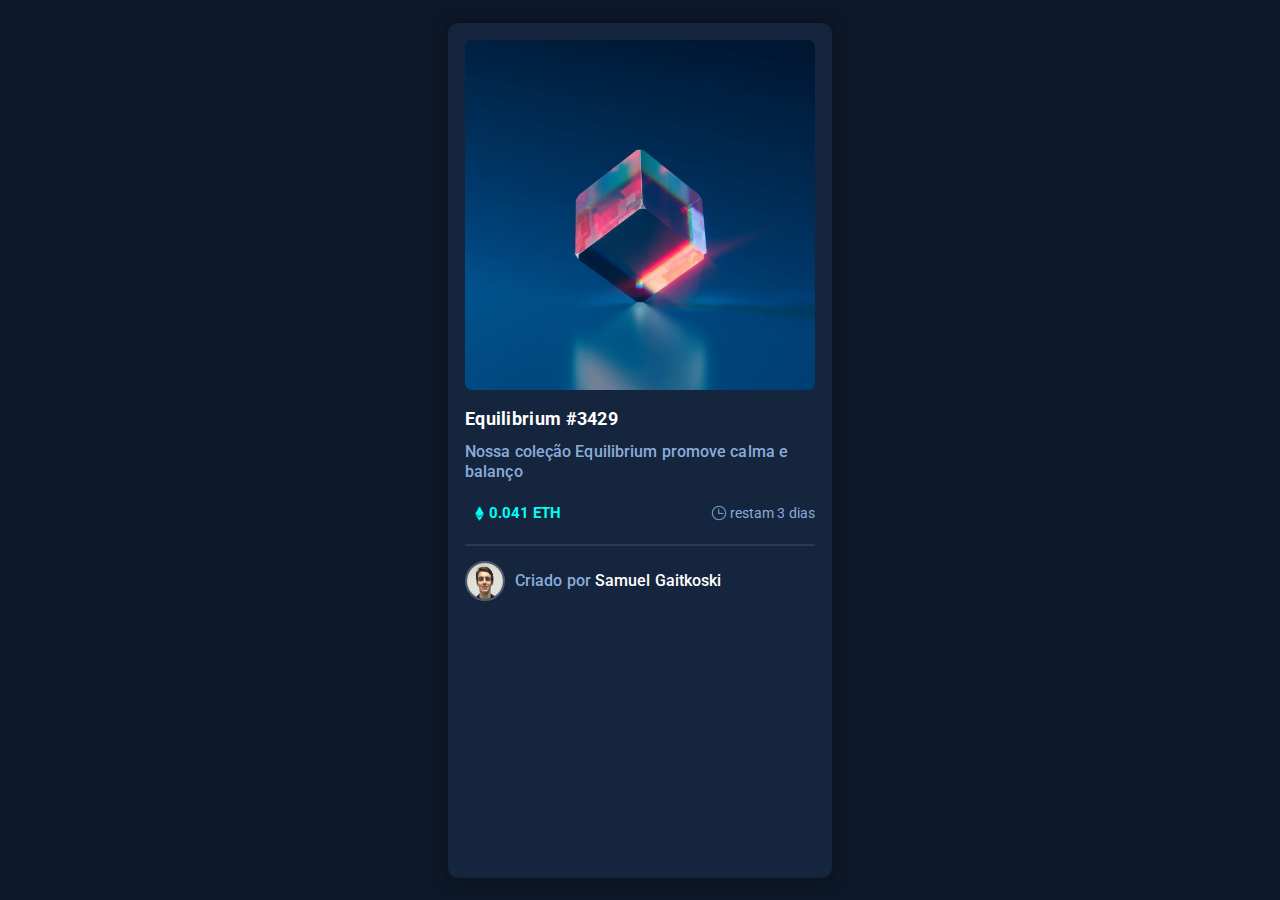
<file: Card NFT - Samuel Almeida/Card NFT/index.html>
<!DOCTYPE html>
<html lang="pt-br">
<head>
    <meta charset="UTF-8">
    <meta http-equiv="X-UA-Compatible" content="IE=edge">
    <meta name="viewport" content="width=device-width, initial-scale=1.0">
    <title>Card NFT</title>
    <link rel="stylesheet" href="css/style.css">
    <link rel="preconnect" href="https://fonts.googleapis.com">
    <link rel="preconnect" href="https://fonts.gstatic.com" crossorigin>
    <link href="https://fonts.googleapis.com/css2?family=Roboto:wght@100;300;400;500;700;900&display=swap" rel="stylesheet">
</head>
<body>
    <main>
        <div class="card">
            <img src="img/card-nft.jpg">
            <h1>Equilibrium #3429</h1>
            <p class="pCard">Nossa coleção Equilibrium promove calma e balanço</p>
            <div class="infos">
                <div class="diamond">
                    <img src="img/prisma.png">
                    <p>0.041 ETH</p>
                </div>
                <div class="tempo">
                    <img src="img/clock.png">
                    <p>restam 3 dias</p>
                </div>
            </div>
            <hr>
            <div class="infos-autor">
                <img src="img/autor.jpg">
                <p class="pCriadoPor">Criado por</p> 
                <p class="pNome">Samuel Gaitkoski</p>
            </div>
        </div>
    </main>
</body>
</html>
</file>
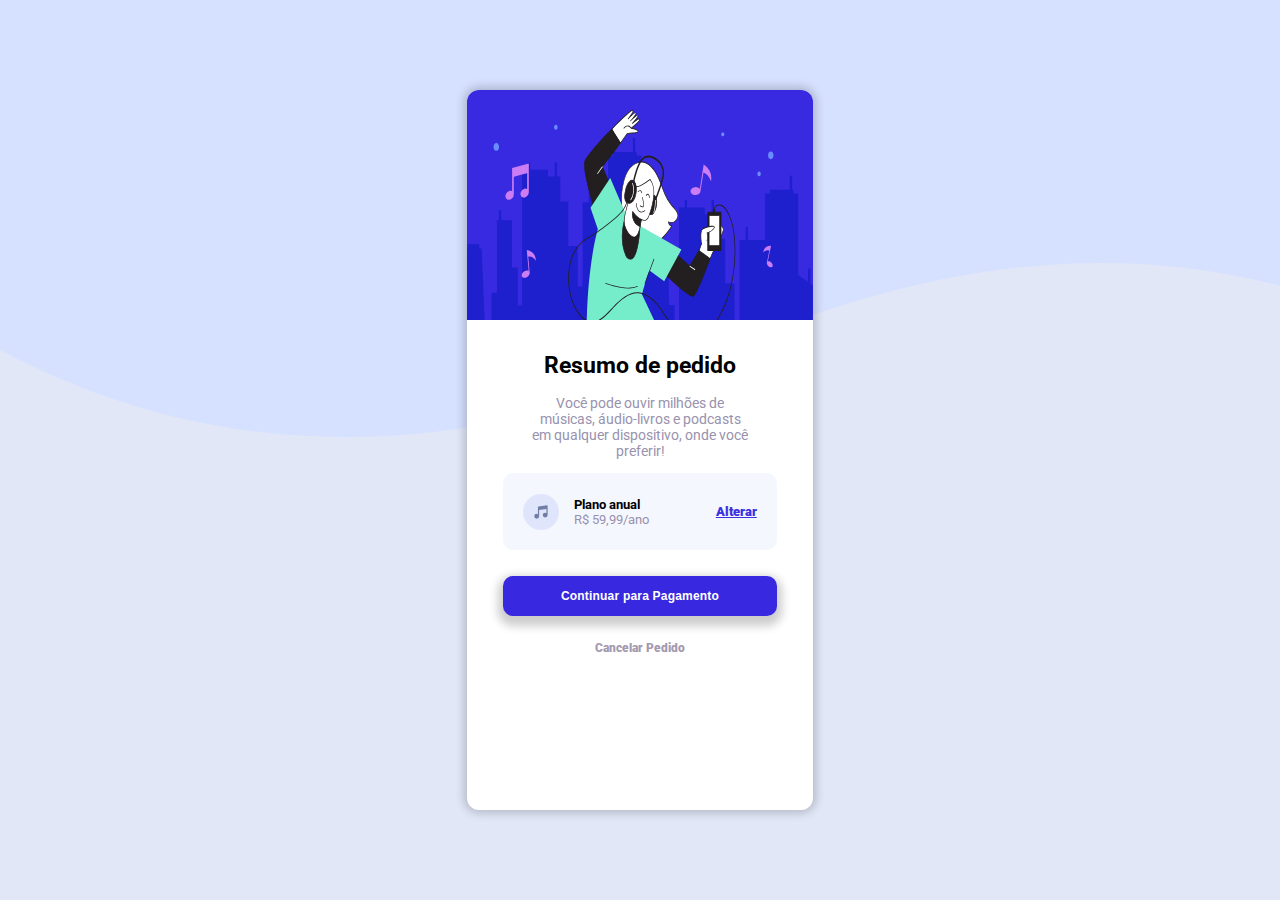
<file: Card Resumo do Pedido - Samuel Almeida/Card Resumo do Pedido/index.html>
<!DOCTYPE html>
<html lang="pt-br">
<head>
    <meta charset="UTF-8">
    <meta http-equiv="X-UA-Compatible" content="IE=edge">
    <meta name="viewport" content="width=device-width, initial-scale=1.0">
    <title>Card Resumo do Pedido</title>
    <link rel="stylesheet" href="css/style.css">
    <link rel="preconnect" href="https://fonts.googleapis.com">
    <link rel="preconnect" href="https://fonts.gstatic.com" crossorigin>
    <link href="https://fonts.googleapis.com/css2?family=Roboto:wght@100;300;400;500;700;900&display=swap" rel="stylesheet">
</head>
<body>
    <main>
        <div class="pedido">
            <img class="img-topo" src="img/illustration-hero.svg">
            <div class="pedido-textos">
                <h1>Resumo de pedido</h1>
                <p class="pPedido">Você pode ouvir milhões de músicas, áudio-livros e podcasts em qualquer dispositivo, onde você preferir!</p>
                <div class="plano">          
                    <div class="plano-textos">
                        <img src="img/icon-music.svg">
                        <div class="plano-textos1">
                            <h2>Plano anual</h2>
                            <p>R$ 59,99/ano</p>
                        </div>
                    </div>
                    <a class="aAlterar" href="#" target="_blank">Alterar</a>
                </div>
                <button>Continuar para Pagamento</button>
                <a class="aCancelarPedido" href="#">Cancelar Pedido</a>
            </div> 
        </div>
    </main>
</body>
</html>
</file>
<file: Card NFT - Samuel Almeida/Card NFT/css/style.css>
* {
    margin: 0;
    padding: 0;
    border: 0;
    box-sizing: border-box;
}

html {
    font-family: 'Roboto', sans-serif;
    font-size: 20px;
}

body {
    width: 100%;
}

main {
    width: 100%;
    height: 100vh;
    background-color: rgb(13, 25, 43);
    display: flex;
    justify-content: center;
    align-items: center;
}

.card {
    width: 30%;
    height: 95%;
    background-color: rgb(20, 37, 61);
    border-radius: 10px;
    padding: 17px;
    box-shadow: 0 1px 10px 7px rgb(13, 21, 35);
}

.card img {
    width: 100%;
    border-radius: 7px;
}

.card img:hover {
    filter: brightness(200%);
}

.card h1 {
    font-size: 0.9rem;
    color: #FFFFFF;
    margin-top: 13px;
    letter-spacing: 0.3px;
    font-weight: 700;
}

.pCard {
    font-size: 0.79rem;
    color: rgb(139, 172, 218);
    line-height: 20px;
    letter-spacing: 0.1px;
    margin-top: 13px;
    font-weight: 500;
}

.infos {
    display: flex;
    align-items: center;
    justify-content: space-between;
    flex-direction: row;
    margin-top: 16px;
}

.diamond {
    display: flex;
    align-items: center;
}

.diamond img {
    width: 29px;
    height: 31px;
    margin-right: -5px;
}

.diamond p {
    font-size: 0.75rem;
    color: rgb(0, 255, 247);
    font-weight: 700;
}

.tempo {
    display: flex;
    flex-direction: row;
    align-items: center;
}

.tempo img {
    width: 30px;
    height: 30px;
    margin-right: -4px;
}

.tempo p {
    font-size: 0.7rem;
    color: rgb(139, 172, 218);
    letter-spacing: 0.1px;
}

.card hr {
    border-top: 2px solid rgb(40, 58, 83);
    margin: 15px 0px 15px 0px;
}

.infos-autor {
    display: flex;
    align-items: center;
}

.infos-autor img {
    width: 40px;
    height: 40px;
    border-radius: 55%;
    border: 2px solid rgb(77, 90, 109);
}

.pCriadoPor {
    font-size: 0.79rem;
    color: rgb(139, 172, 218);
    letter-spacing: 0.1px;
    font-weight: 500;
    margin: 0px 4px 0px 10px;
}

.pNome {
    font-size: 0.79rem;
    color: #FFFFFF;
    letter-spacing: 0.1px;
    font-weight: 500;
}

@media (max-width: 1170px) {  
    .card {
        width: 35%;
        height: 92%;
    }

    h1 {
        font-size: 0.85rem;
    }

    p {
        font-size: 0.7rem;
    }
}

@media (max-width: 1056px) { 
    .card {
        width: 36%;
        height: 90%;
    }

    h1 {
        font-size: 0.85rem;
    }

    p {
        font-size: 0.7rem;
    }
}

@media (max-width: 995px) { 
    .card {
        width: 38%;
        height: 90%;
    }
}

@media (max-width: 950px) { 
    .card {
        width: 40%;
        height: 90%;
    }
}

@media (max-width: 902px) { 
    .card {
        width: 42%;
        height: 90%;
    }
}

@media (max-width: 862px) { 
    .card {
        width: 44%;
        height: 90%;
    }
}

@media (max-width: 806px) { 
    .card {
        width: 46%;
        height: 90%;
    }

    h1 {
        font-size: 0.83rem;
    }

    p {
        font-size: 0.63rem;
    }
}

@media (max-width: 772px) { 
    .card {
        width: 49%;
        height: 90%;
    }
}

@media (max-width: 737px) { 
    .card {
        width: 52%;
        height: 90%;
    }
}

@media (max-width: 686px) { 
    .card {
        width: 55%;
        height: 90%;
    }
}

@media (max-width: 654px) { 
    .card {
        width: 58%;
        height: 90%;
    }
}

@media (max-width: 611px) { 
    .card {
        width: 62%;
        height: 90%;
    }
}

@media (max-width: 577px) { 
    .card {
        width: 65%;
        height: 90%;
    }
}

@media (max-width: 551px) { 
    .card {
        width: 69%;
        height: 90%;
    }
}

@media (max-width: 521px) { 
    .card {
        width: 72%;
        height: 90%;
    }
}   

@media (max-width: 496px) { 
    .card {
        width: 75%;
        height: 90%;
    }
}

@media (max-width: 477px) { 
    .card {
        width: 78%;
        height: 90%;
    }
}

@media (max-width: 458px) { 
    .card {
        width: 83%;
        height: 90%;
    }
}

@media (max-width: 423px) { 
    .card {
        width: 86%;
        height: 87%;
    }
}

@media (max-width: 414px) { 
    .card {
        width: 90%;
        height: 66%;
    }

    h1 {
        font-size: 0.85rem;
    }

    p {
        font-size: 0.7rem;
    }
}
</file>
<file: Card Resumo do Pedido - Samuel Almeida/Card Resumo do Pedido/css/style.css>
* {
    margin: 0;
    padding: 0;
    border: 0;
    box-sizing: border-box;
}

html {
    font-family: 'Roboto', sans-serif;
    font-size: 20px;
}

body {
    width: 100%;
}

main {
    width: 100%;
    height: 100vh;
    background-color: rgb(225, 231, 247);
    display: flex;
    justify-content: center;
    align-items: center;
    background-image: url(../img/pattern-background.svg);
    background-repeat: no-repeat;
}

.img-fundo {
    width: 100%;
    transform: rotate(0deg);
}

.pedido {
    width: 27%;
    height: 80%;
    background-color: #FFFFFF;
    border-radius: 12px 12px 12px 12px;
    box-shadow: 0px 0px 10px 3px rgba(0, 0, 0, 0.2);
}

.img-topo {
    width: 100%;
    height: 32%;
    border-radius: 12px 12px 0px 0px;
}

.pedido-textos {
    width: 100%;
    display: flex;
    align-items: center;
    flex-direction: column;
    padding: 0px 36px;
}

.pedido h1 {
    font-size: 1.15rem;
    font-weight: 700;
    margin-top: 27px;
}

.pPedido {
    text-align: center;
    font-size: 0.70rem;
    font-weight: 400;
    margin-top: 16px;
    color: rgb(152, 146, 173);
    width: 80%;
}

.plano {
    width: 100%;
    height: 77px;
    background-color: rgb(245, 247, 255);
    margin-top: 14px;
    border-radius: 10px;
    display: flex;
    align-items: center;
    justify-content: space-between;
    padding: 0 20px;
}

.plano-textos {
    display: flex;
    align-items: center;
}

.plano-textos img {
    width: 36px;
}

.plano-textos1 {
    margin-left: 15px;
}

.plano-textos h2 {
    font-size: 0.65rem;
    color: #000000;
}

.plano-textos p {
    font-size: 0.65rem;
    color: rgb(152, 146, 173);
}

.aAlterar {
    font-size: 0.65rem;
    color: rgb(59, 48, 224);
    font-weight: 900;
    transition: 0.2s ease;
}

.aAlterar:hover {
    text-decoration: none;
    opacity: 60%;
    transition: 0.2s;
}

.pedido-textos button {
    width: 100%;
    height: 40px;
    background-color: rgb(56, 41, 224);
    color: #FFFFFF;
    font-weight: 700;
    font-size: 0.6rem;
    letter-spacing: 0.2px;
    border-radius: 10px;
    margin: 26px 0px 25px 0px;
    box-shadow: 0px 5px 10px 5px rgba(0, 0, 0, 0.2);
    transition: 0.2s ease;
}

.pedido-textos button:hover {
    opacity: 60%;
    transition: 0.2s;
}

.aCancelarPedido {
    text-decoration: none;
    font-size: 0.6rem;
    font-weight: 900;
    color: rgb(163, 154, 176);
    transition: 0.2s ease;
}

.aCancelarPedido:hover {
    color: rgb(65, 50, 88);
    transition: 0.2s;
}

@media (max-width: 1150px) {  
    .pedido {
        width: 30%;
    }

    .pPedido {
        width: 90%;
    }
}

@media (max-width: 1092px) { 
    .pedido {
        width: 33%;
    }
}

@media (max-width: 1013px) { 
    .pedido {
        width: 36%;
    }
}

@media (max-width: 922px) { 
    .pedido {
        width: 39%;
    }
}

@media (max-width: 851px) { 
    .pedido {
        width: 43%;
    }
}

@media (max-width: 784px) { 
    .pedido {
        width: 47%;
    }
}

@media (max-width: 736px) { 
    .pedido {
        width: 51%;
    }
}

@media (max-width: 772px) { 
    .card {
        width: 49%;
    }
}

@media (max-width: 737px) { 
    .pedido {
        width: 53%;
    }
}

@media (max-width: 669px) { 
    .pedido {
        width: 56%;
    }
}

@media (max-width: 608px) { 
    .pedido {
        width: 61%;
    }
}

@media (max-width: 565px) { 
    .pedido {
        width: 66%;
    }
}

@media (max-width: 529px) { 
    .pedido {
        width: 70%;
    }
}

@media (max-width: 499px) { 
    .pedido {
        width: 74%;
    }
}

@media (max-width: 460px) { 
    .pedido {
        width: 78%;
    }
}   

@media (max-width: 437px) { 
    .pedido {
        width: 80%;
    }
}

@media (max-width: 414px) { 
    .pedido {
        width: 83%;
        height: 57%;
    }
}
</file>
